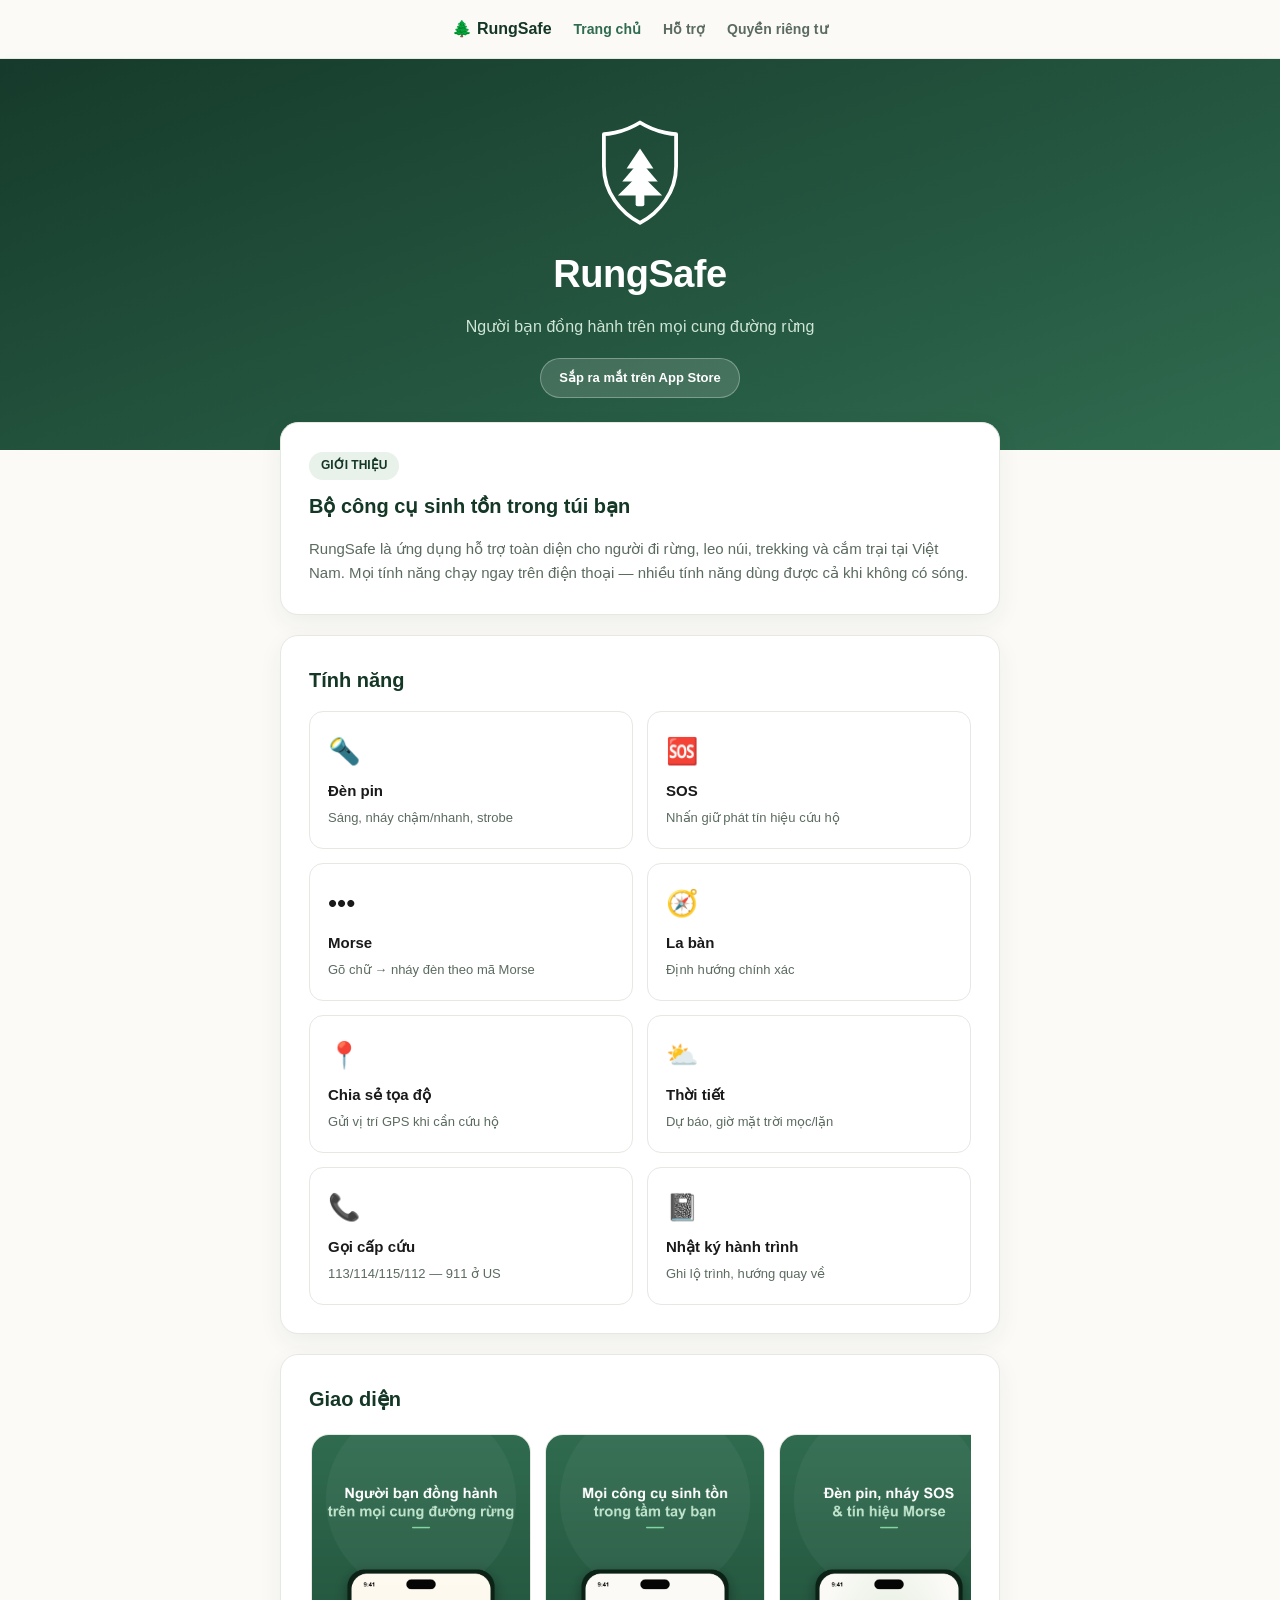
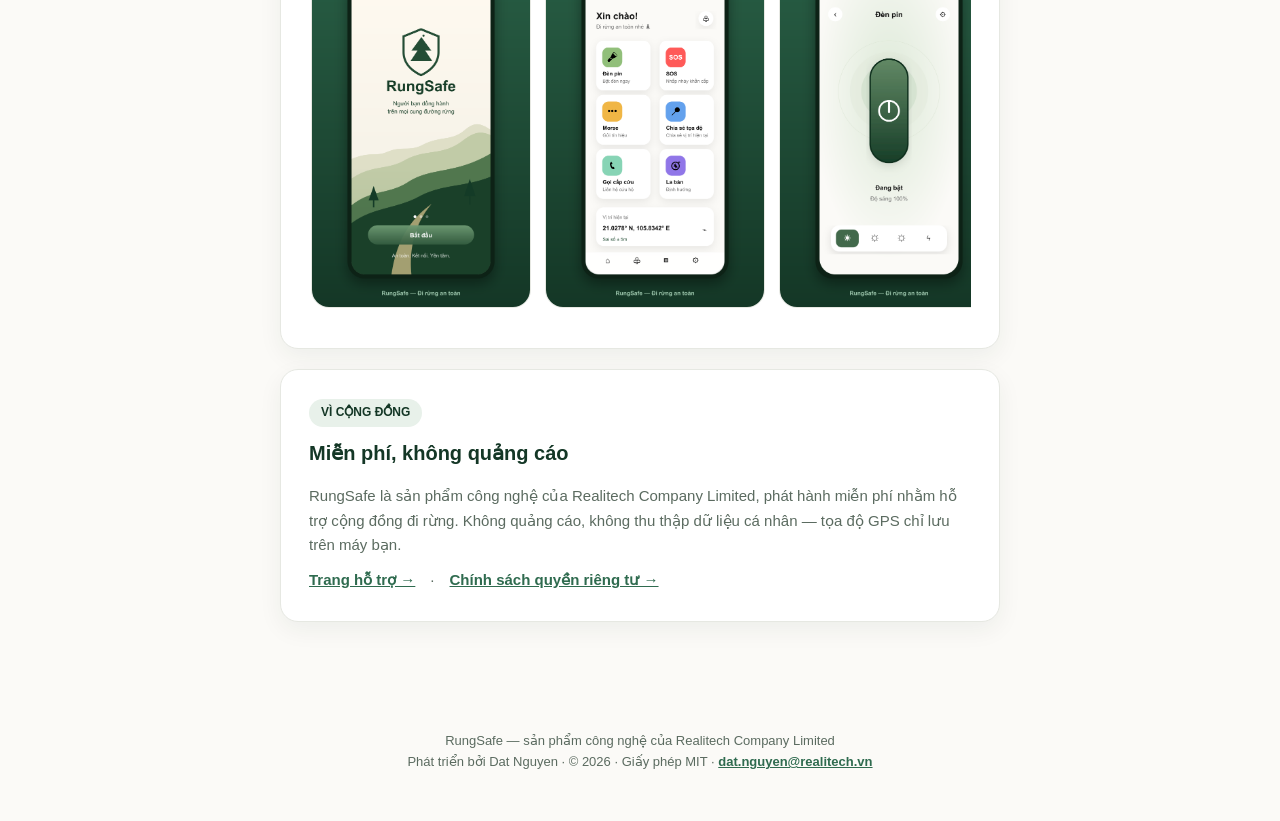
<file: index.html>
<!DOCTYPE html>
<html lang="vi">
<head>
<meta charset="UTF-8" />
<meta name="viewport" content="width=device-width, initial-scale=1" />
<title>RungSafe — App đi rừng an toàn</title>
<meta name="description" content="RungSafe — bộ công cụ sinh tồn cho người đi rừng: đèn pin, SOS, Morse, la bàn, GPS, thời tiết, còi báo động. Miễn phí, vì cộng đồng." />
<link rel="stylesheet" href="style.css" />
</head>
<body>
  <nav>
    <span class="brand">🌲 RungSafe</span>
    <a href="index.html" class="active">Trang chủ</a>
    <a href="support.html">Hỗ trợ</a>
    <a href="privacy.html">Quyền riêng tư</a>
  </nav>

  <header class="hero">
    <svg class="logo" viewBox="236 146 552 742" xmlns="http://www.w3.org/2000/svg">
      <path d="M512 170C640 250 760 250 760 250V470C760 650 645 790 512 860C379 790 264 650 264 470V250C264 250 384 250 512 170Z" fill="none" stroke="#ffffff" stroke-width="26" stroke-linejoin="round"/>
      <path d="M512 348 L604 486 L420 486 Z" fill="#fff"/>
      <path d="M512 432 L634 576 L390 576 Z" fill="#fff"/>
      <path d="M512 520 L664 672 L360 672 Z" fill="#fff"/>
      <rect x="482" y="660" width="60" height="86" rx="14" fill="#fff"/>
    </svg>
    <h1>RungSafe</h1>
    <p>Người bạn đồng hành trên mọi cung đường rừng</p>
    <span class="soon">Sắp ra mắt trên App Store</span>
  </header>

  <main>
    <div class="card">
      <span class="tag">GIỚI THIỆU</span>
      <h2>Bộ công cụ sinh tồn trong túi bạn</h2>
      <p>RungSafe là ứng dụng hỗ trợ toàn diện cho người đi rừng, leo núi, trekking và cắm trại tại Việt Nam. Mọi tính năng chạy ngay trên điện thoại — nhiều tính năng dùng được cả khi không có sóng.</p>
    </div>

    <div class="card">
      <h2>Tính năng</h2>
      <div class="features">
        <div class="feature"><div class="ico">🔦</div><b>Đèn pin</b><span>Sáng, nháy chậm/nhanh, strobe</span></div>
        <div class="feature"><div class="ico">🆘</div><b>SOS</b><span>Nhấn giữ phát tín hiệu cứu hộ</span></div>
        <div class="feature"><div class="ico">•••</div><b>Morse</b><span>Gõ chữ → nháy đèn theo mã Morse</span></div>
        <div class="feature"><div class="ico">🧭</div><b>La bàn</b><span>Định hướng chính xác</span></div>
        <div class="feature"><div class="ico">📍</div><b>Chia sẻ tọa độ</b><span>Gửi vị trí GPS khi cần cứu hộ</span></div>
        <div class="feature"><div class="ico">⛅</div><b>Thời tiết</b><span>Dự báo, giờ mặt trời mọc/lặn</span></div>
        <div class="feature"><div class="ico">📞</div><b>Gọi cấp cứu</b><span>113/114/115/112 — 911 ở US</span></div>
        <div class="feature"><div class="ico">📓</div><b>Nhật ký hành trình</b><span>Ghi lộ trình, hướng quay về</span></div>
      </div>
    </div>

    <div class="card">
      <h2>Giao diện</h2>
      <div class="shots">
        <img src="shot-1.png" alt="RungSafe — màn hình chào" />
        <img src="shot-2.png" alt="RungSafe — trang chủ" />
        <img src="shot-3.png" alt="RungSafe — đèn pin" />
        <img src="shot-4.png" alt="RungSafe — SOS" />
      </div>
    </div>

    <div class="card">
      <span class="tag">VÌ CỘNG ĐỒNG</span>
      <h2>Miễn phí, không quảng cáo</h2>
      <p>RungSafe là sản phẩm công nghệ của Realitech Company Limited, phát hành miễn phí nhằm hỗ trợ cộng đồng đi rừng. Không quảng cáo, không thu thập dữ liệu cá nhân — tọa độ GPS chỉ lưu trên máy bạn.</p>
      <p style="margin-top:10px;">
        <a href="support.html">Trang hỗ trợ →</a>　·　<a href="privacy.html">Chính sách quyền riêng tư →</a>
      </p>
    </div>
  </main>

  <footer>
    RungSafe — sản phẩm công nghệ của Realitech Company Limited<br/>
    Phát triển bởi Dat Nguyen · © 2026 · Giấy phép MIT · <a href="mailto:dat.nguyen@realitech.vn">dat.nguyen@realitech.vn</a>
  </footer>
</body>
</html>
</file>
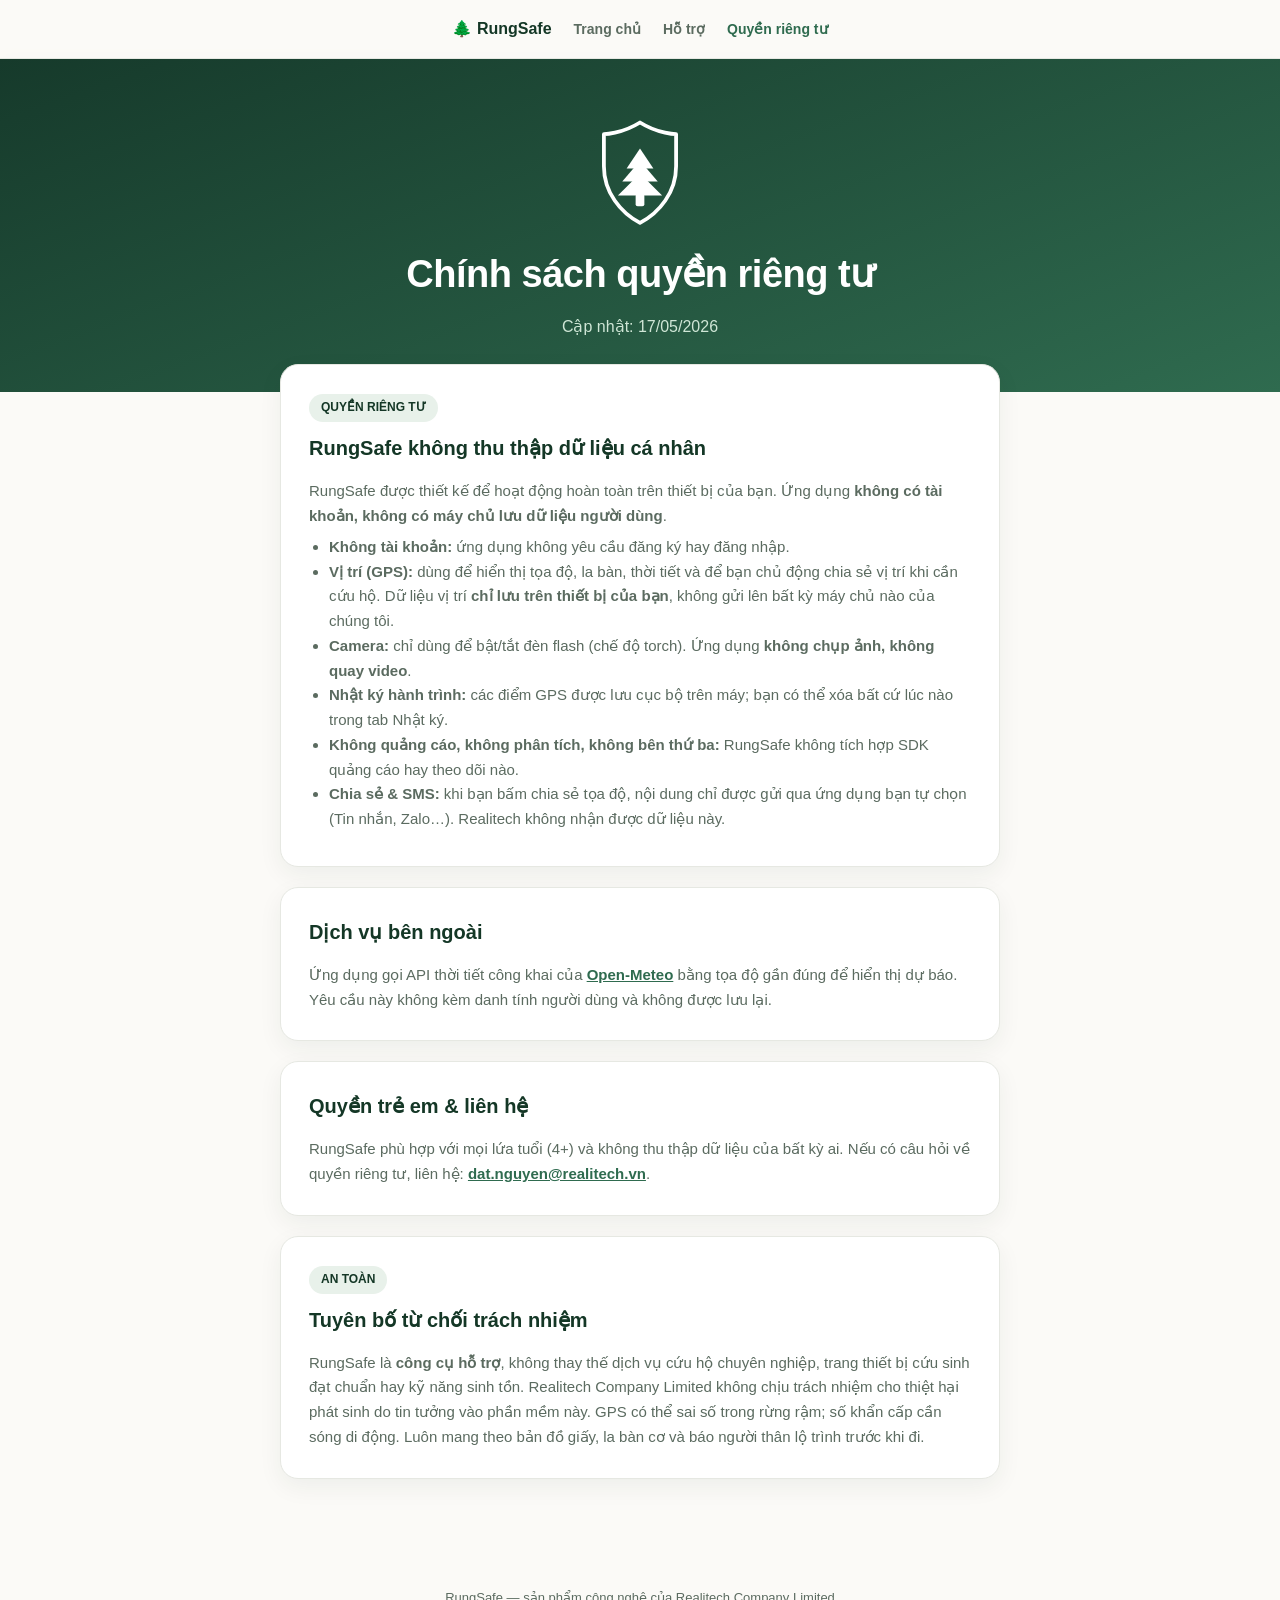
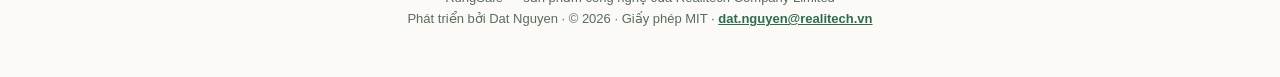
<file: privacy.html>
<!DOCTYPE html>
<html lang="vi">
<head>
<meta charset="UTF-8" />
<meta name="viewport" content="width=device-width, initial-scale=1" />
<title>RungSafe — Chính sách quyền riêng tư</title>
<meta name="description" content="Chính sách quyền riêng tư của ứng dụng RungSafe — không thu thập dữ liệu cá nhân." />
<link rel="stylesheet" href="style.css" />
</head>
<body>
  <nav>
    <span class="brand">🌲 RungSafe</span>
    <a href="index.html">Trang chủ</a>
    <a href="support.html">Hỗ trợ</a>
    <a href="privacy.html" class="active">Quyền riêng tư</a>
  </nav>

  <header class="hero">
    <svg class="logo" viewBox="236 146 552 742" xmlns="http://www.w3.org/2000/svg">
      <path d="M512 170C640 250 760 250 760 250V470C760 650 645 790 512 860C379 790 264 650 264 470V250C264 250 384 250 512 170Z" fill="none" stroke="#ffffff" stroke-width="26" stroke-linejoin="round"/>
      <path d="M512 348 L604 486 L420 486 Z" fill="#fff"/>
      <path d="M512 432 L634 576 L390 576 Z" fill="#fff"/>
      <path d="M512 520 L664 672 L360 672 Z" fill="#fff"/>
      <rect x="482" y="660" width="60" height="86" rx="14" fill="#fff"/>
    </svg>
    <h1>Chính sách quyền riêng tư</h1>
    <p>Cập nhật: 17/05/2026</p>
  </header>

  <main>
    <div class="card">
      <span class="tag">QUYỀN RIÊNG TƯ</span>
      <h2>RungSafe không thu thập dữ liệu cá nhân</h2>
      <p>RungSafe được thiết kế để hoạt động hoàn toàn trên thiết bị của bạn. Ứng dụng <strong>không có tài khoản, không có máy chủ lưu dữ liệu người dùng</strong>.</p>
      <ul>
        <li><strong>Không tài khoản:</strong> ứng dụng không yêu cầu đăng ký hay đăng nhập.</li>
        <li><strong>Vị trí (GPS):</strong> dùng để hiển thị tọa độ, la bàn, thời tiết và để bạn chủ động chia sẻ vị trí khi cần cứu hộ. Dữ liệu vị trí <strong>chỉ lưu trên thiết bị của bạn</strong>, không gửi lên bất kỳ máy chủ nào của chúng tôi.</li>
        <li><strong>Camera:</strong> chỉ dùng để bật/tắt đèn flash (chế độ torch). Ứng dụng <strong>không chụp ảnh, không quay video</strong>.</li>
        <li><strong>Nhật ký hành trình:</strong> các điểm GPS được lưu cục bộ trên máy; bạn có thể xóa bất cứ lúc nào trong tab Nhật ký.</li>
        <li><strong>Không quảng cáo, không phân tích, không bên thứ ba:</strong> RungSafe không tích hợp SDK quảng cáo hay theo dõi nào.</li>
        <li><strong>Chia sẻ &amp; SMS:</strong> khi bạn bấm chia sẻ tọa độ, nội dung chỉ được gửi qua ứng dụng bạn tự chọn (Tin nhắn, Zalo…). Realitech không nhận được dữ liệu này.</li>
      </ul>
    </div>

    <div class="card">
      <h2>Dịch vụ bên ngoài</h2>
      <p>Ứng dụng gọi API thời tiết công khai của <a href="https://open-meteo.com/">Open-Meteo</a> bằng tọa độ gần đúng để hiển thị dự báo. Yêu cầu này không kèm danh tính người dùng và không được lưu lại.</p>
    </div>

    <div class="card">
      <h2>Quyền trẻ em & liên hệ</h2>
      <p>RungSafe phù hợp với mọi lứa tuổi (4+) và không thu thập dữ liệu của bất kỳ ai. Nếu có câu hỏi về quyền riêng tư, liên hệ: <a href="mailto:dat.nguyen@realitech.vn">dat.nguyen@realitech.vn</a>.</p>
    </div>

    <div class="card">
      <span class="tag">AN TOÀN</span>
      <h2>Tuyên bố từ chối trách nhiệm</h2>
      <p>RungSafe là <strong>công cụ hỗ trợ</strong>, không thay thế dịch vụ cứu hộ chuyên nghiệp, trang thiết bị cứu sinh đạt chuẩn hay kỹ năng sinh tồn. Realitech Company Limited không chịu trách nhiệm cho thiệt hại phát sinh do tin tưởng vào phần mềm này. GPS có thể sai số trong rừng rậm; số khẩn cấp cần sóng di động. Luôn mang theo bản đồ giấy, la bàn cơ và báo người thân lộ trình trước khi đi.</p>
    </div>
  </main>

  <footer>
    RungSafe — sản phẩm công nghệ của Realitech Company Limited<br/>
    Phát triển bởi Dat Nguyen · © 2026 · Giấy phép MIT · <a href="mailto:dat.nguyen@realitech.vn">dat.nguyen@realitech.vn</a>
  </footer>
</body>
</html>
</file>
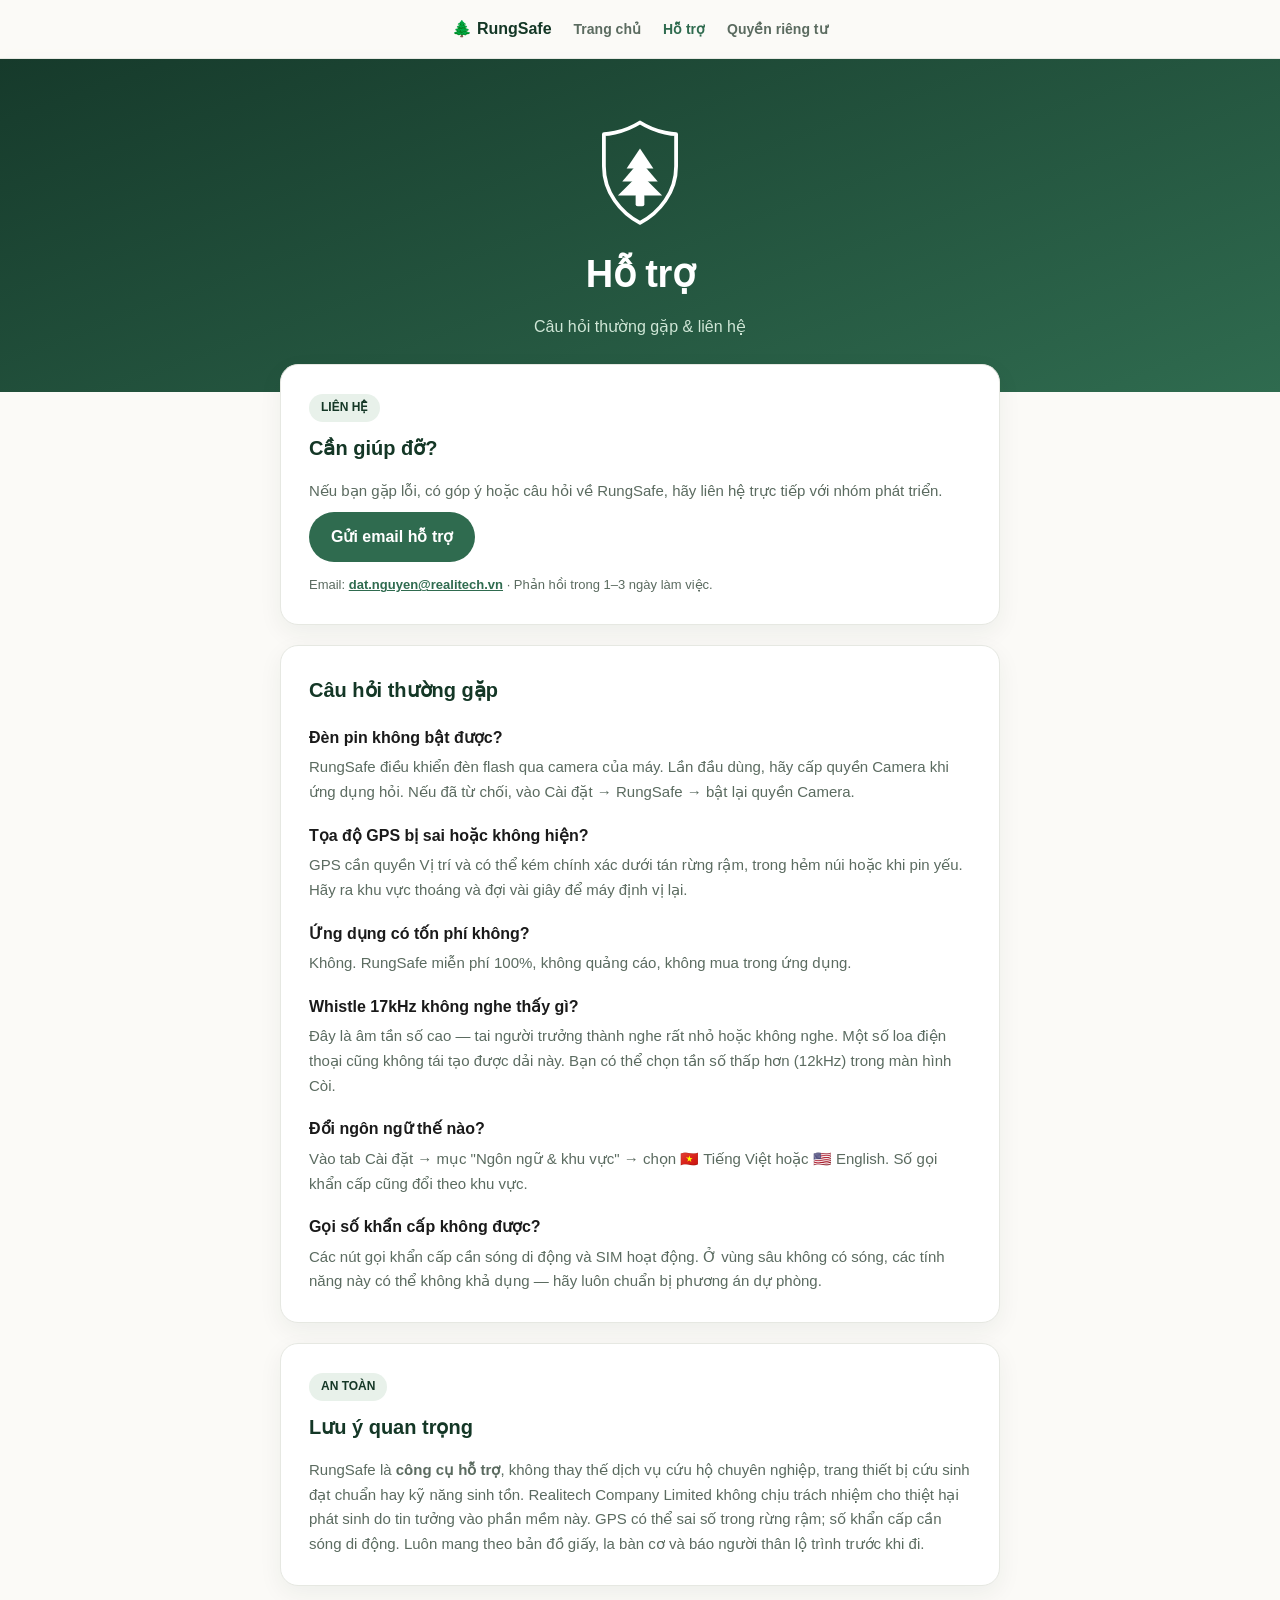
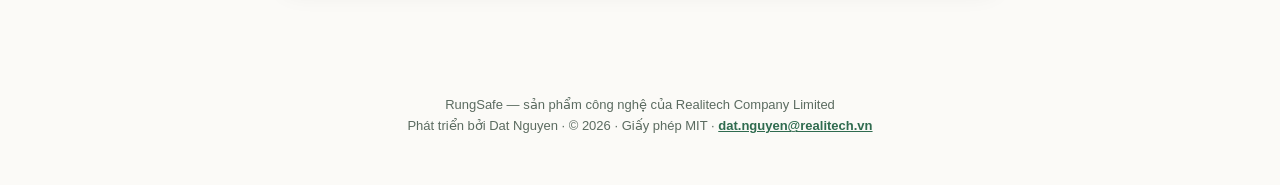
<file: support.html>
<!DOCTYPE html>
<html lang="vi">
<head>
<meta charset="UTF-8" />
<meta name="viewport" content="width=device-width, initial-scale=1" />
<title>RungSafe — Hỗ trợ</title>
<meta name="description" content="Trang hỗ trợ ứng dụng RungSafe — câu hỏi thường gặp và liên hệ." />
<link rel="stylesheet" href="style.css" />
</head>
<body>
  <nav>
    <span class="brand">🌲 RungSafe</span>
    <a href="index.html">Trang chủ</a>
    <a href="support.html" class="active">Hỗ trợ</a>
    <a href="privacy.html">Quyền riêng tư</a>
  </nav>

  <header class="hero">
    <svg class="logo" viewBox="236 146 552 742" xmlns="http://www.w3.org/2000/svg">
      <path d="M512 170C640 250 760 250 760 250V470C760 650 645 790 512 860C379 790 264 650 264 470V250C264 250 384 250 512 170Z" fill="none" stroke="#ffffff" stroke-width="26" stroke-linejoin="round"/>
      <path d="M512 348 L604 486 L420 486 Z" fill="#fff"/>
      <path d="M512 432 L634 576 L390 576 Z" fill="#fff"/>
      <path d="M512 520 L664 672 L360 672 Z" fill="#fff"/>
      <rect x="482" y="660" width="60" height="86" rx="14" fill="#fff"/>
    </svg>
    <h1>Hỗ trợ</h1>
    <p>Câu hỏi thường gặp & liên hệ</p>
  </header>

  <main>
    <div class="card">
      <span class="tag">LIÊN HỆ</span>
      <h2>Cần giúp đỡ?</h2>
      <p>Nếu bạn gặp lỗi, có góp ý hoặc câu hỏi về RungSafe, hãy liên hệ trực tiếp với nhóm phát triển.</p>
      <a class="btn" href="mailto:dat.nguyen@realitech.vn?subject=RungSafe%20-%20Hỗ%20trợ">Gửi email hỗ trợ</a>
      <p class="muted-note" style="margin-top:12px;">Email: <a href="mailto:dat.nguyen@realitech.vn">dat.nguyen@realitech.vn</a> · Phản hồi trong 1–3 ngày làm việc.</p>
    </div>

    <div class="card">
      <h2>Câu hỏi thường gặp</h2>

      <h3>Đèn pin không bật được?</h3>
      <p>RungSafe điều khiển đèn flash qua camera của máy. Lần đầu dùng, hãy cấp quyền Camera khi ứng dụng hỏi. Nếu đã từ chối, vào Cài đặt &rarr; RungSafe &rarr; bật lại quyền Camera.</p>

      <h3>Tọa độ GPS bị sai hoặc không hiện?</h3>
      <p>GPS cần quyền Vị trí và có thể kém chính xác dưới tán rừng rậm, trong hẻm núi hoặc khi pin yếu. Hãy ra khu vực thoáng và đợi vài giây để máy định vị lại.</p>

      <h3>Ứng dụng có tốn phí không?</h3>
      <p>Không. RungSafe miễn phí 100%, không quảng cáo, không mua trong ứng dụng.</p>

      <h3>Whistle 17kHz không nghe thấy gì?</h3>
      <p>Đây là âm tần số cao — tai người trưởng thành nghe rất nhỏ hoặc không nghe. Một số loa điện thoại cũng không tái tạo được dải này. Bạn có thể chọn tần số thấp hơn (12kHz) trong màn hình Còi.</p>

      <h3>Đổi ngôn ngữ thế nào?</h3>
      <p>Vào tab Cài đặt &rarr; mục "Ngôn ngữ &amp; khu vực" &rarr; chọn 🇻🇳 Tiếng Việt hoặc 🇺🇸 English. Số gọi khẩn cấp cũng đổi theo khu vực.</p>

      <h3>Gọi số khẩn cấp không được?</h3>
      <p>Các nút gọi khẩn cấp cần sóng di động và SIM hoạt động. Ở vùng sâu không có sóng, các tính năng này có thể không khả dụng — hãy luôn chuẩn bị phương án dự phòng.</p>
    </div>

    <div class="card">
      <span class="tag">AN TOÀN</span>
      <h2>Lưu ý quan trọng</h2>
      <p>RungSafe là <strong>công cụ hỗ trợ</strong>, không thay thế dịch vụ cứu hộ chuyên nghiệp, trang thiết bị cứu sinh đạt chuẩn hay kỹ năng sinh tồn. Realitech Company Limited không chịu trách nhiệm cho thiệt hại phát sinh do tin tưởng vào phần mềm này. GPS có thể sai số trong rừng rậm; số khẩn cấp cần sóng di động. Luôn mang theo bản đồ giấy, la bàn cơ và báo người thân lộ trình trước khi đi.</p>
    </div>
  </main>

  <footer>
    RungSafe — sản phẩm công nghệ của Realitech Company Limited<br/>
    Phát triển bởi Dat Nguyen · © 2026 · Giấy phép MIT · <a href="mailto:dat.nguyen@realitech.vn">dat.nguyen@realitech.vn</a>
  </footer>
</body>
</html>
</file>
<file: style.css>
:root {
  --green-d: #143726;
  --green: #2f6b4f;
  --green-l: #6f9b74;
  --bg: #fbfaf7;
  --card: #ffffff;
  --text: #1a1a1a;
  --muted: #5b6b60;
  --border: #e6e8e2;
}
* { box-sizing: border-box; margin: 0; padding: 0; }
html { scroll-behavior: smooth; }
body {
  font-family: -apple-system, BlinkMacSystemFont, 'Segoe UI', Roboto, Arial, sans-serif;
  background: var(--bg);
  color: var(--text);
  line-height: 1.65;
}

/* nav */
nav {
  display: flex;
  align-items: center;
  justify-content: center;
  gap: 22px;
  padding: 16px;
  background: rgba(251, 250, 247, 0.92);
  border-bottom: 1px solid var(--border);
  position: sticky;
  top: 0;
  z-index: 20;
  backdrop-filter: blur(8px);
}
nav a { color: var(--muted); text-decoration: none; font-weight: 600; font-size: 14px; }
nav a:hover, nav a.active { color: var(--green); }
nav .brand { color: var(--green-d); font-weight: 800; font-size: 16px; }

/* hero */
.hero {
  background: linear-gradient(160deg, #163a2b, #2f6b4f);
  color: #fff;
  padding: 60px 24px 52px;
  text-align: center;
}
.hero .logo { width: 84px; height: 108px; margin: 0 auto 16px; display: block; }
.hero h1 { font-size: 38px; font-weight: 800; letter-spacing: -0.5px; }
.hero p { color: #cfe6d6; font-size: 16px; margin-top: 8px; }
.hero .soon {
  display: inline-block;
  margin-top: 18px;
  background: rgba(255, 255, 255, 0.14);
  border: 1px solid rgba(255, 255, 255, 0.3);
  color: #fff;
  border-radius: 999px;
  padding: 8px 18px;
  font-size: 13px;
  font-weight: 700;
}

main { max-width: 760px; margin: -28px auto 0; padding: 0 20px 56px; }

.card {
  background: var(--card);
  border: 1px solid var(--border);
  border-radius: 18px;
  padding: 28px;
  margin-bottom: 20px;
  box-shadow: 0 8px 24px rgba(20, 55, 38, 0.06);
}
h2 { font-size: 20px; color: var(--green-d); margin-bottom: 14px; }
h3 { font-size: 16px; margin: 18px 0 4px; color: var(--text); }
p, li { color: var(--muted); font-size: 15px; }
ul { padding-left: 20px; margin: 6px 0; }
a { color: var(--green); font-weight: 600; }

.tag {
  display: inline-block;
  background: #e8f1ea;
  color: var(--green-d);
  border-radius: 999px;
  padding: 4px 12px;
  font-size: 12px;
  font-weight: 700;
  margin-bottom: 10px;
}
.btn {
  display: inline-block;
  background: var(--green);
  color: #fff;
  padding: 12px 22px;
  border-radius: 999px;
  text-decoration: none;
  font-weight: 700;
  margin-top: 8px;
}
.muted-note { font-size: 13px; color: var(--muted); }

/* feature grid */
.features { display: grid; grid-template-columns: 1fr 1fr; gap: 14px; }
.feature {
  background: var(--card);
  border: 1px solid var(--border);
  border-radius: 14px;
  padding: 18px;
}
.feature .ico { font-size: 26px; }
.feature b { display: block; color: var(--text); font-size: 15px; margin-top: 6px; }
.feature span { font-size: 13px; color: var(--muted); }
@media (max-width: 520px) { .features { grid-template-columns: 1fr; } }

/* screenshots */
.shots {
  display: flex;
  gap: 14px;
  overflow-x: auto;
  padding: 4px 2px 12px;
  scroll-snap-type: x mandatory;
}
.shots img {
  width: 220px;
  border-radius: 18px;
  border: 1px solid var(--border);
  scroll-snap-align: center;
  flex: 0 0 auto;
}

footer {
  text-align: center;
  padding: 32px 20px 48px;
  color: var(--muted);
  font-size: 13px;
}
footer a { color: var(--green); }
</file>
